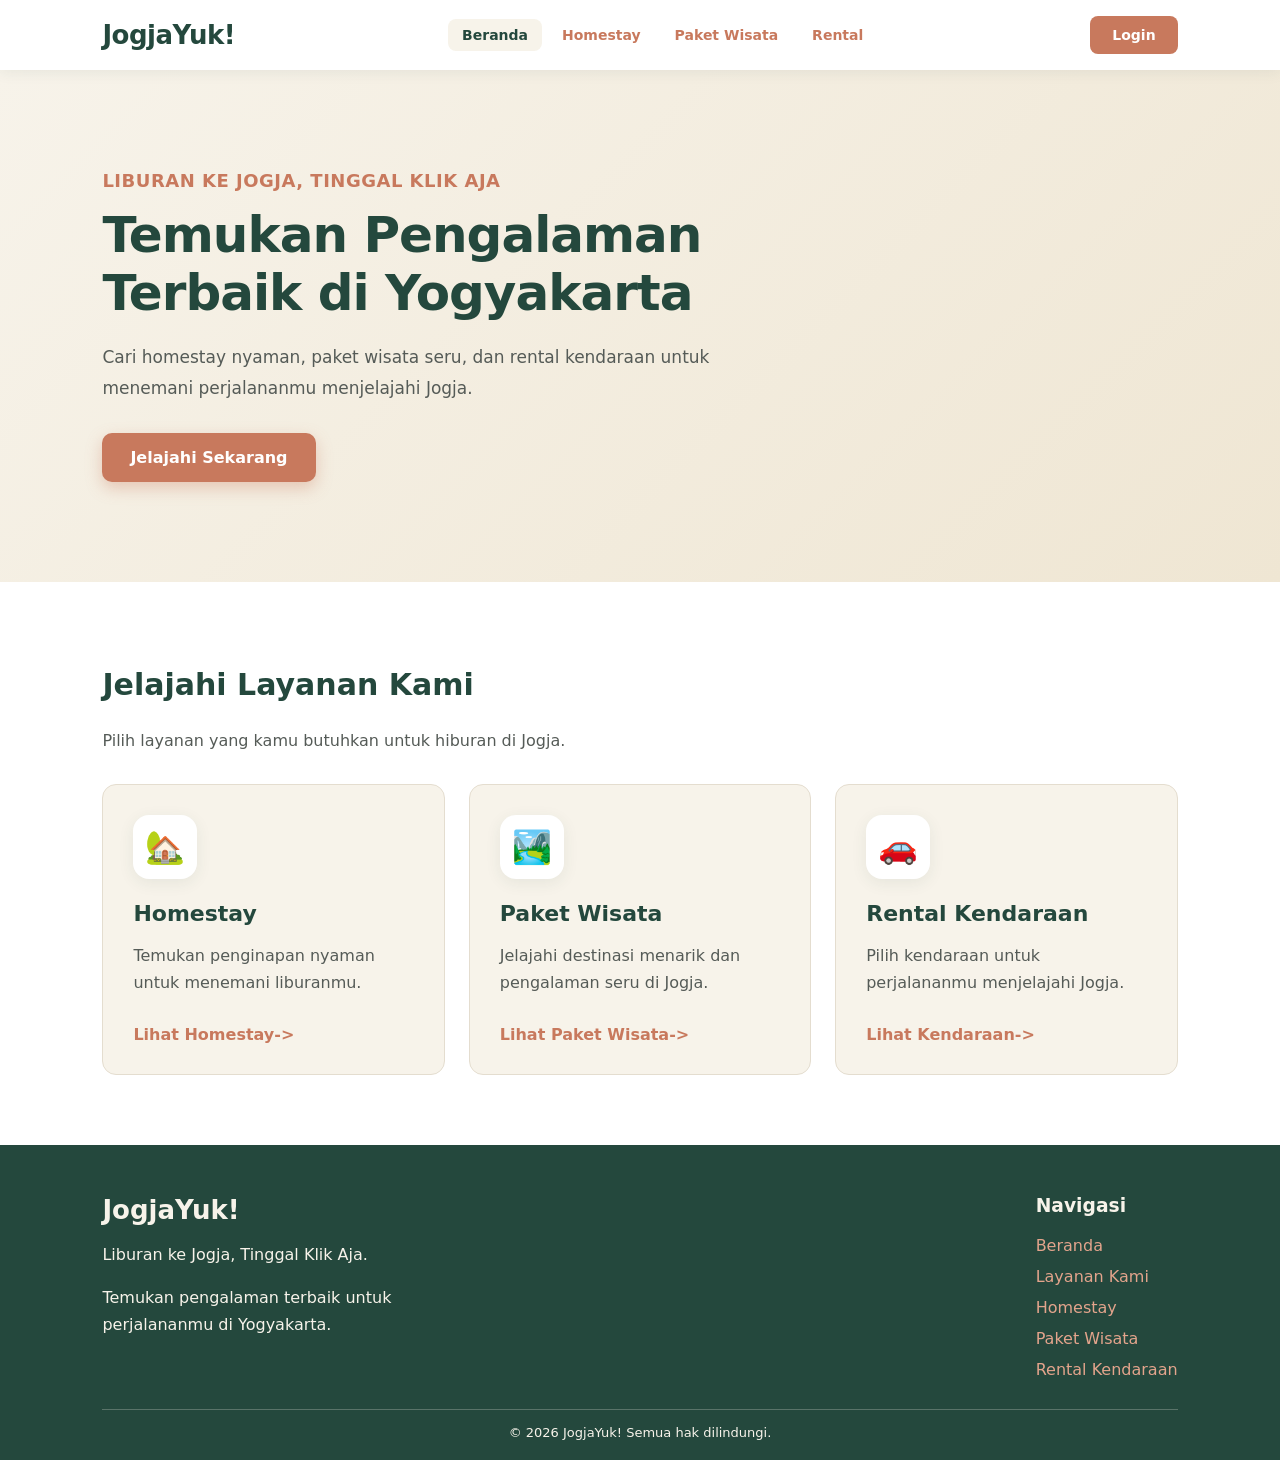
<file: index.html>
<!DOCTYPE html>
<html lang="en">
<head>
    <meta charset="UTF-8">
    <meta name="viewport" content="width=device-width, initial-scale=1.0">
    <title>JogjaYuk!- Liburan ke Jogja, Tinggal Klik Aja</title>
    <link rel="stylesheet" href="assets/css/style.css">
</head>
<body>
    <header class="navbar">
        <a href="#" class="logo">JogjaYuk!</a>

        <nav class="menu">
            <a href="index.html" class="aktif">Beranda</a>
            <a href="#layanan">Homestay</a>
            <a href="#layanan">Paket Wisata</a>
            <a href="#layanan">Rental</a>
        </nav>
        <a href="#" class="tombol-login">Login</a>
    </header>

    <main class="hero">
    <p class="slogan">Liburan ke Jogja, Tinggal Klik Aja</p>
    <h1>Temukan Pengalaman Terbaik di Yogyakarta</h1>
    <p class="deskripsi">Cari homestay nyaman, paket wisata seru, dan rental kendaraan untuk menemani perjalananmu menjelajahi Jogja.</p>
    <a href="#layanan" class="tombol">Jelajahi Sekarang</a>
    </main>

    <section id="layanan">
        <h2>Jelajahi Layanan Kami</h2>
        <p class="intro-layanan">Pilih layanan yang kamu butuhkan untuk hiburan di Jogja.</p>

        <div class="container-layanan">
            <div class="kartu-layanan">
                <div class="ikon-layanan">🏡</div>
                <h3>Homestay</h3>
                <p>Temukan penginapan nyaman untuk menemani liburanmu.</p>
                <a href="#" class="link-layanan">Lihat Homestay-></a>
            </div>
            
            <div class="kartu-layanan">
                <div class="ikon-layanan">🏞️</div>
                <h3>Paket Wisata</h3>
                <p>Jelajahi destinasi menarik dan pengalaman seru di Jogja.</p>
                <a href="#" class="link-layanan">Lihat Paket Wisata-></a>
            </div>

            <div class="kartu-layanan">
                <div class="ikon-layanan">🚗</div>
                <h3>Rental Kendaraan</h3>
                <p>Pilih kendaraan untuk perjalananmu menjelajahi Jogja.</p>
                <a href="#" class="link-layanan">Lihat Kendaraan-></a>
            </div>

        </div>
    
    </section>

    <footer class="footer">
        <div class="footer-container">
            <div class="footer-identitas">
                <h2>JogjaYuk!</h2>
                <p>Liburan ke Jogja, Tinggal Klik Aja.</p>
                <p>Temukan pengalaman terbaik untuk perjalananmu di Yogyakarta.</p>
            </div>
            <div class="footer-navigasi">
                <h3>Navigasi</h3>
                <a href="index.html">Beranda</a>
                <a href="#layanan">Layanan Kami</a>
                <a href="#layanan">Homestay</a>
                <a href="#layanan">Paket Wisata</a>
                <a href="#layanan">Rental Kendaraan</a>
            </div>
        </div>

        <div class="footer-bawah">
            <p>&copy; 2026 JogjaYuk! Semua hak dilindungi.</p>
        </div>
        
    </footer>

</body>
</html>
</file>
<file: assets/css/style.css>
/* =========================================================
   JogjaYuk! - style.css
   Palet SAMA: hijau #24483d | terakota #c8795d | krem #f7f3ea
   ========================================================= */

:root {
    --hijau: #24483d;
    --hijau-gelap: #19372e;
    --terakota: #c8795d;
    --terakota-gelap: #b0654a;
    --krem: #f7f3ea;
    --krem-gelap: #eee8dc;
    --teks: #292d2b;
    --teks-redup: #555b57;
    --putih: #ffffff;
    --garis: #e4ddcf;
    --bayangan: 0 4px 16px rgba(36, 72, 61, 0.08);
    --bayangan-besar: 0 10px 28px rgba(36, 72, 61, 0.16);
    --radius: 14px;
}

* {
    box-sizing: border-box;
}

html, body {
    margin: 0;
    width: 100%;
}

html {
    scroll-behavior: smooth;
}

body {
    font-family: "Segoe UI", system-ui, -apple-system, Arial, sans-serif;
    background-color: var(--krem);
    color: var(--teks);
    overflow-x: hidden;
    -webkit-font-smoothing: antialiased;
}

img {
    max-width: 100%;
}

a {
    transition: color 0.25s ease, background-color 0.25s ease, transform 0.25s ease, box-shadow 0.25s ease;
}

/* ==============================
   NAVBAR
============================== */

.navbar {
    display: flex;
    justify-content: space-between;
    align-items: center;
    padding: 16px 8%;
    background-color: var(--putih);
    gap: 24px;
    position: sticky;
    top: 0;
    z-index: 100;
    box-shadow: 0 2px 14px rgba(36, 72, 61, 0.08);
}

.logo {
    color: var(--hijau);
    font-size: 26px;
    font-weight: 800;
    letter-spacing: -0.5px;
    text-decoration: none;
    white-space: nowrap;
}

.menu {
    display: flex;
    align-items: center;
    gap: 6px;
}

.menu a {
    color: var(--terakota);
    text-decoration: none;
    font-size: 14px;
    font-weight: 600;
    padding: 8px 14px;
    border-radius: 8px;
}

.menu a:hover,
.menu a.aktif {
    color: var(--hijau);
    background-color: var(--krem);
}

.menu-akun {
    display: flex;
    align-items: center;
    gap: 14px;
    font-size: 14px;
    color: var(--hijau);
    font-weight: 600;
}

.tombol-login {
    background-color: var(--terakota);
    color: white;
    padding: 11px 22px;
    border-radius: 8px;
    text-decoration: none;
    font-size: 14px;
    font-weight: bold;
    white-space: nowrap;
}

.tombol-login:hover {
    background-color: var(--hijau);
    transform: translateY(-1px);
}

/* ==============================
   HERO
============================== */

.hero {
    padding: 100px 8%;
    min-height: 340px;
    display: flex;
    flex-direction: column;
    justify-content: center;
    align-items: flex-start;
    background: linear-gradient(135deg, var(--krem) 0%, #efe6d3 100%);
}

.slogan {
    color: var(--terakota);
    font-size: 18px;
    font-weight: 700;
    letter-spacing: 0.5px;
    text-transform: uppercase;
    margin: 0 0 16px;
}

h1 {
    color: var(--hijau);
    font-size: 42px;
    margin-bottom: 10px;
}

.hero h1 {
    font-size: 50px;
    line-height: 1.15;
    letter-spacing: -1px;
    max-width: 750px;
    margin: 0 0 20px;
}

.hero .deskripsi {
    color: var(--teks-redup);
    font-size: 17px;
    line-height: 1.8;
    max-width: 650px;
    margin: 0 0 30px;
}

.deskripsi {
    font-size: 17px;
    line-height: 1.8;
    max-width: 650px;
    margin-bottom: 30px;
}

.tombol {
    display: inline-block;
    background-color: var(--terakota);
    color: white;
    padding: 15px 28px;
    text-decoration: none;
    border-radius: 10px;
    font-weight: bold;
    box-shadow: 0 6px 16px rgba(200, 121, 93, 0.35);
}

.tombol:hover {
    background-color: var(--hijau);
    transform: translateY(-2px);
    box-shadow: 0 8px 20px rgba(36, 72, 61, 0.3);
}

/* ==============================
   LAYANAN (BERANDA)
============================== */

#layanan {
    padding: 40px 8% 70px;
    background-color: white;
}

h2 {
    color: var(--hijau);
    font-size: 30px;
    margin-top: 45px;
}

.intro-layanan {
    margin-bottom: 30px;
    line-height: 1.7;
    color: var(--teks-redup);
}

.container-layanan {
    display: flex;
    gap: 24px;
    flex-wrap: wrap;
    margin-top: 30px;
}

.kartu-layanan {
    background-color: var(--krem);
    padding: 30px;
    border-radius: var(--radius);
    flex: 1;
    min-width: 220px;
    border: 1px solid var(--garis);
    transition: transform 0.3s ease, box-shadow 0.3s ease;
}

.kartu-layanan:hover {
    transform: translateY(-6px);
    box-shadow: var(--bayangan-besar);
}

.ikon-layanan {
    font-size: 32px;
    color: var(--hijau);
    margin-bottom: 18px;
    width: 64px;
    height: 64px;
    display: flex;
    align-items: center;
    justify-content: center;
    background-color: white;
    border-radius: 16px;
    box-shadow: var(--bayangan);
}

.kartu-layanan h3 {
    color: var(--hijau);
    font-size: 22px;
    margin-bottom: 12px;
}

.kartu-layanan p {
    color: var(--teks-redup);
    line-height: 1.7;
}

.link-layanan {
    display: inline-flex;
    align-items: center;
    gap: 8px;
    margin-top: 12px;
    color: var(--terakota);
    text-decoration: none;
    font-weight: 700;
}

.link-layanan i {
    transition: transform 0.3s ease;
}

.link-layanan:hover {
    color: var(--hijau);
}

.link-layanan:hover i {
    transform: translateX(5px);
}

/* ==============================
   KATALOG
============================== */

.halaman-katalog {
    background-color: var(--krem);
    padding: 60px 8%;
    min-height: 500px;
}

.judul-katalog {
    margin-bottom: 35px;
}

.judul-katalog h1 {
    color: var(--hijau);
    font-size: 36px;
    margin: 10px 0;
    letter-spacing: -0.5px;
}

.judul-katalog > p:last-child {
    color: var(--teks-redup);
    line-height: 1.7;
}

.halaman-katalog > h2 {
    margin: 40px 0 20px;
    padding-left: 14px;
    border-left: 5px solid var(--terakota);
    font-size: 24px;
}

.grid-produk {
    display: grid;
    grid-template-columns: repeat(2, minmax(0, 1fr));
    gap: 24px;
    align-items: stretch;
}

.kartu-produk {
    background-color: white;
    border-radius: var(--radius);
    overflow: hidden;
    box-shadow: var(--bayangan);
    border: 1px solid transparent;
    transition: transform 0.3s ease, box-shadow 0.3s ease, border-color 0.3s ease;
}

.grid-produk .kartu-produk:hover {
    transform: translateY(-5px);
    box-shadow: var(--bayangan-besar);
    border-color: var(--garis);
}

.gambar-produk {
    height: 180px;
    display: flex;
    justify-content: center;
    align-items: center;
    font-size: 60px;
}

.gambar-homestay {
    background-color: #ffffff;
}

.isi-produk {
    padding: 22px;
}

.isi-produk h2 {
    color: var(--hijau);
    font-size: 20px;
    margin-top: 0;
}

.isi-produk p {
    color: var(--teks-redup);
    font-size: 14px;
    line-height: 1.7;
}

.isi-produk h3 {
    color: var(--terakota);
    font-size: 19px;
    margin-top: 20px;
}

.isi-produk hr {
    border: none;
    border-top: 1px solid var(--garis);
    margin: 28px 0;
}

/* Tombol */
.tombol-detail {
    display: inline-block;
    background-color: var(--hijau);
    color: white;
    padding: 11px 20px;
    border-radius: 8px;
    text-decoration: none;
    font-weight: bold;
    font-size: 14px;
    font-family: inherit;
    line-height: 1.2;
    border: none;
    cursor: pointer;
}

.tombol-detail:hover {
    background-color: var(--terakota);
    transform: translateY(-1px);
    box-shadow: 0 4px 12px rgba(200, 121, 93, 0.3);
}

button.tombol-detail {
    font-size: 14px;
}

/* ==============================
   FORM (filter, booking, profil)
============================== */

.form-booking {
    max-width: 600px;
    margin: 30px auto;
    padding: 32px;
    background-color: white;
    border-radius: var(--radius);
    box-shadow: var(--bayangan);
}

.form-booking h2 {
    color: var(--hijau);
    margin-top: 0;
    margin-bottom: 10px;
}

.form-booking form {
    display: flex;
    flex-direction: column;
    gap: 12px;
    margin-top: 25px;
}

.form-booking label {
    font-weight: 600;
    color: var(--teks);
    font-size: 14px;
}

.form-booking input {
    padding: 12px;
    border: 1px solid #d6cfc0;
    border-radius: 8px;
    font-size: 14px;
    font-family: inherit;
}

.form-booking button {
    border: none;
    cursor: pointer;
    margin-top: 10px;
}

.kartu-produk form label {
    display: block;
    margin: 12px 0 6px;
    font-weight: 600;
    font-size: 14px;
    color: var(--hijau);
}

.kartu-produk form input,
.kartu-produk form select {
    padding: 11px 12px;
    border: 1px solid #d6cfc0;
    border-radius: 8px;
    margin-bottom: 4px;
    max-width: 100%;
    font-size: 14px;
    font-family: inherit;
    color: var(--teks);
    background-color: white;
}

.kartu-produk form input[type="text"],
.kartu-produk form input[type="date"],
.kartu-produk form input[type="number"],
.kartu-produk form select {
    width: 100%;
    max-width: 420px;
}

.kartu-produk form input:focus,
.kartu-produk form select:focus,
.form-booking input:focus {
    outline: none;
    border-color: var(--hijau);
    box-shadow: 0 0 0 3px rgba(36, 72, 61, 0.12);
}

.kartu-produk form button {
    margin-top: 10px;
    cursor: pointer;
}

.kartu-produk form br {
    display: none;
}

/* Kotak total harga & notifikasi */
.total-harga {
    margin-top: 20px;
    padding: 16px 18px;
    background-color: var(--krem);
    border-left: 5px solid var(--terakota);
    border-radius: 8px;
}

.total-harga p {
    margin: 0;
    color: var(--teks);
}

.total-harga h3 {
    color: var(--hijau);
    margin: 8px 0 0;
}

/* ==============================
   DETAIL
============================== */

.detail-homestay {
    max-width: 1000px;
    margin: 40px auto;
    display: grid;
    grid-template-columns: 1fr 1fr;
    gap: 30px;
    background-color: white;
    padding: 30px;
    border-radius: 15px;
}

.gambar-detail {
    background-color: #e9e2d3;
    min-height: 350px;
    display: flex;
    justify-content: center;
    align-items: center;
    font-size: 100px;
    border-radius: 12px;
}

.isi-detail h2 {
    color: var(--hijau);
    margin-bottom: 15px;
}

.isi-detail p {
    line-height: 1.7;
    margin-bottom: 15px;
}

.isi-detail ul {
    padding-left: 20px;
    line-height: 2;
    margin-bottom: 20px;
}

.foto-detail-homestay {
    width: 80%;
    height: auto;
    max-height: 350px;
    object-fit: contain;
    display: block;
    margin: 20px auto;
    border-radius: 12px;
}

/* ==============================
   GAMBAR KARTU
============================== */

.kartu-homestay {
    overflow: hidden;
    background: #fff;
    border-radius: 12px;
    box-shadow: var(--bayangan);
}

.kartu-homestay img {
    display: block;
    width: 100%;
    height: 220px;
    object-fit: cover;
}

.kartu-homestay .isi-kartu {
    padding: 20px;
}

.grid-homestay,
.container-homestay {
    display: grid;
    grid-template-columns: repeat(2, minmax(0, 1fr));
    gap: 20px;
}

.gambar-homestay {
    width: 100%;
    height: 220px;
    overflow: hidden;
}

.gambar-homestay img {
    width: 100%;
    height: 100%;
    object-fit: cover;
    display: block;
}

.kartu-produk .gambar-produk {
    display: block;
    width: 100%;
    height: 250px;
    object-fit: contain;
    object-position: center;
    background-color: var(--krem);
}

.kartu-produk .gambar-homestay {
    display: flex;
    justify-content: center;
    align-items: center;
    background-color: var(--krem-gelap);
    font-size: 60px;
}

/* Emoji pengganti foto: tengah & rapi */
.kartu-produk div.gambar-produk {
    display: flex;
    justify-content: center;
    align-items: center;
    font-size: 72px;
    background-color: var(--krem-gelap);
}

/* ==============================
   LOGIN & REGISTER
============================== */

body.halaman-login {
    margin: 0;
    min-height: 100vh;
    padding: 30px 15px;
    background: linear-gradient(135deg, var(--krem) 0%, #efe6d3 100%);
    display: flex;
    justify-content: center;
    align-items: center;
}

.halaman-login .login-container {
    width: 100%;
    max-width: 430px;
    margin: auto;
}

.halaman-login .login-header {
    text-align: center;
    margin-bottom: 25px;
}

.halaman-login .login-header h1 {
    color: var(--hijau);
    font-size: 38px;
    letter-spacing: -1px;
    margin-bottom: 8px;
}

.halaman-login .login-header p {
    color: var(--terakota);
    margin: 0;
    font-weight: 600;
}

.halaman-login .login-card {
    width: 100%;
    padding: 36px;
    background-color: white;
    border-radius: 18px;
    box-shadow: var(--bayangan-besar);
}

.halaman-login .login-card h2 {
    color: var(--hijau);
    text-align: center;
    margin-top: 0;
}

.halaman-login .login-deskripsi {
    color: #777;
    text-align: center;
    font-size: 14px;
    margin-bottom: 25px;
}

.halaman-login .form-login {
    margin-bottom: 18px;
}

.halaman-login .form-login label {
    display: block;
    margin-bottom: 8px;
    font-weight: 600;
}

.halaman-login .form-login input {
    display: block;
    width: 100%;
    padding: 12px;
    border: 1px solid #ddd;
    border-radius: 8px;
    font-size: 14px;
    font-family: inherit;
}

.halaman-login .form-login input:focus {
    outline: none;
    border-color: var(--hijau);
    box-shadow: 0 0 0 3px rgba(36, 72, 61, 0.12);
}

.halaman-login .tombol-login {
    width: 100%;
    padding: 13px;
    background-color: var(--hijau);
    color: white;
    border: none;
    border-radius: 8px;
    font-size: 16px;
    font-weight: bold;
    cursor: pointer;
}

.halaman-login .tombol-login:hover {
    background-color: var(--hijau-gelap);
}

.halaman-login .pesan-error {
    padding: 12px;
    background-color: #fbe9e3;
    color: #a54e36;
    border-radius: 8px;
}

.halaman-login .daftar-login {
    text-align: center;
    margin-top: 22px;
    font-size: 14px;
}

.halaman-login .daftar-login a {
    color: var(--terakota);
    text-decoration: none;
    font-weight: bold;
}

.halaman-login .kembali-beranda {
    display: block;
    text-align: center;
    margin-top: 20px;
    color: var(--hijau);
    text-decoration: none;
    font-size: 13px;
}

/* ==============================
   FOOTER
============================== */

.footer {
    background-color: var(--hijau);
    color: var(--krem);
    padding: 50px 8% 20px;
}

.footer-container {
    display: flex;
    justify-content: space-between;
    gap: 40px;
    flex-wrap: wrap;
    padding-bottom: 30px;
}

.footer-identitas {
    max-width: 400px;
}

.footer-identitas h2 {
    color: var(--krem);
    font-size: 26px;
    margin: 0 0 12px;
}

.footer-identitas p {
    color: var(--krem);
    line-height: 1.7;
}

.footer-navigasi {
    display: flex;
    flex-direction: column;
    gap: 12px;
}

.footer-navigasi h3 {
    color: var(--krem);
    margin: 0 0 8px;
}

.footer-navigasi a {
    color: #e3a48c;
    text-decoration: none;
}

.footer-navigasi a:hover {
    color: white;
    transform: translateX(4px);
}

.footer-bawah {
    border-top: 1px solid rgba(247, 243, 234, 0.25);
    padding-top: 15px;
    text-align: center;
}

.footer-bawah p {
    font-size: 13px;
    margin: 0;
}

/* ==============================
   RESPONSIF
============================== */

@media (max-width: 768px) {
    .navbar {
        padding: 14px 5%;
        flex-wrap: wrap;
        position: static;
    }

    .menu {
        gap: 4px;
        flex-wrap: wrap;
    }

    .hero h1 {
        font-size: 36px;
    }

    .grid-produk,
    .grid-homestay,
    .container-homestay {
        grid-template-columns: 1fr;
    }

    .detail-homestay {
        grid-template-columns: 1fr;
        margin: 20px;
    }
}

@media (max-width: 550px) {
    .navbar {
        flex-direction: column;
        gap: 12px;
    }

    .menu {
        justify-content: center;
        flex-wrap: wrap;
    }

    .hero {
        padding: 60px 6%;
    }

    .hero h1 {
        font-size: 30px;
    }

    .halaman-katalog {
        padding: 40px 6%;
    }

    .judul-katalog h1 {
        font-size: 28px;
    }

    .footer-container {
        flex-direction: column;
    }

    .form-booking {
        padding: 22px;
    }
}

/* ==============================
   KATEGORI (chip ala Traveloka)
============================== */

.kategori-bar {
    display: flex;
    gap: 10px;
    flex-wrap: wrap;
    margin-bottom: 24px;
}

.chip-kategori {
    display: inline-flex;
    align-items: center;
    gap: 6px;
    padding: 10px 18px;
    background-color: white;
    color: var(--hijau);
    border: 1px solid var(--garis);
    border-radius: 999px;
    font-size: 14px;
    font-weight: 600;
    text-decoration: none;
    box-shadow: var(--bayangan);
}

.chip-kategori span {
    background-color: var(--krem);
    color: var(--terakota);
    border-radius: 999px;
    padding: 1px 8px;
    font-size: 12px;
    font-weight: 700;
}

.chip-kategori:hover {
    border-color: var(--terakota);
    color: var(--terakota);
    transform: translateY(-2px);
}

.chip-kategori.aktif {
    background-color: var(--hijau);
    color: white;
    border-color: var(--hijau);
}

.chip-kategori.aktif span {
    background-color: var(--terakota);
    color: white;
}

.badge-kategori {
    display: inline-block;
    margin-bottom: 10px;
    padding: 4px 12px;
    background-color: var(--krem);
    color: var(--hijau);
    border-radius: 999px;
    font-size: 12px;
    font-weight: 700;
}

/* Pesan sukses (login/register) */
.halaman-login .pesan-sukses {
    padding: 12px;
    background-color: #e6f1ec;
    color: var(--hijau);
    border-radius: 8px;
}
</file>
